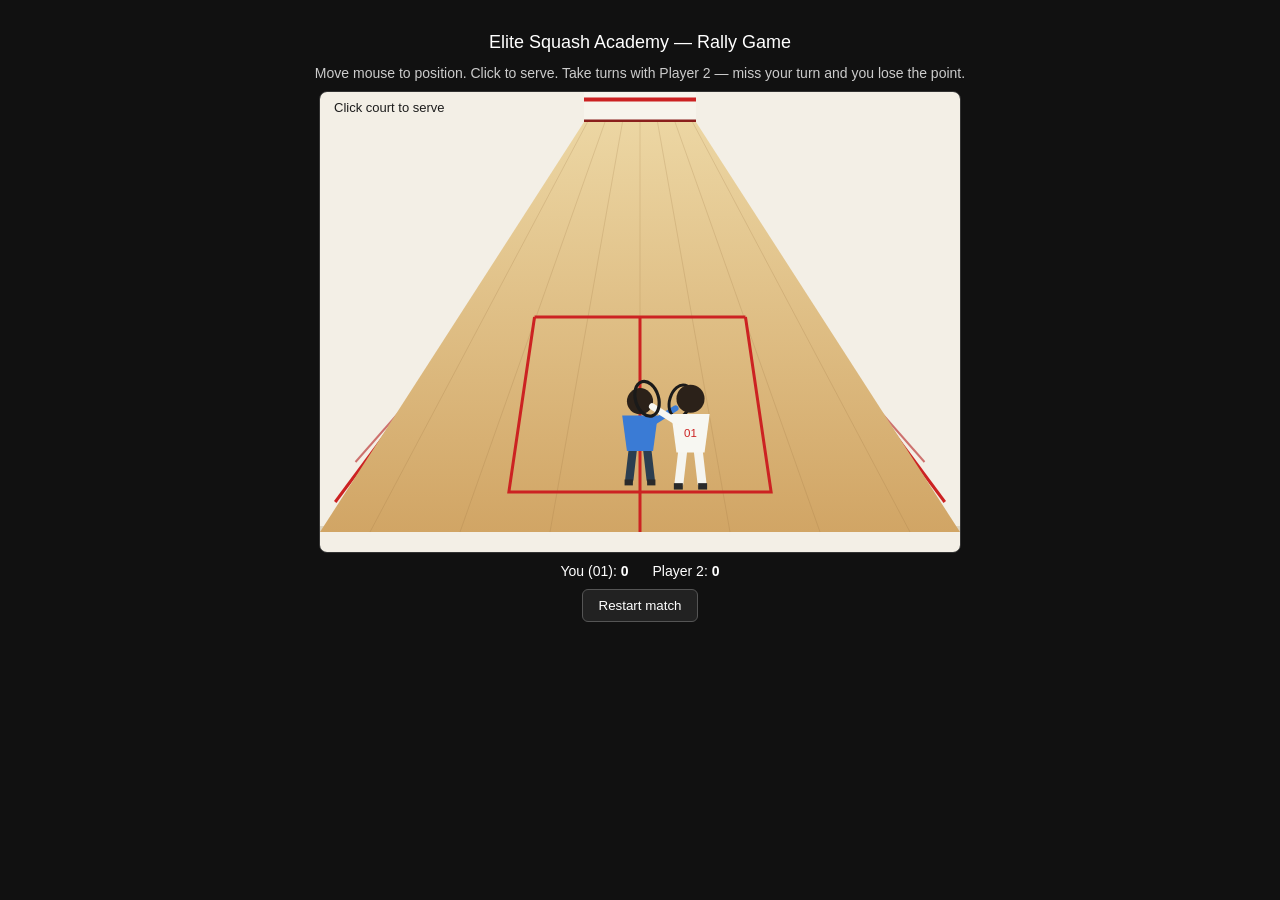
<file: elite-squash-game.html>
<!DOCTYPE html>
<html lang="en">
<head>
<meta charset="UTF-8">
<title>Elite Squash Academy — Rally Game</title>
<style>
  body{background:#111;display:flex;flex-direction:column;align-items:center;font-family:sans-serif;padding:20px;margin:0;}
  h1{color:#fff;font-size:18px;font-weight:500;}
  p{color:#ccc;font-size:14px;margin:0 0 10px;}
  canvas{border-radius:8px;border:1px solid #333;touch-action:none;cursor:none;}
  #hud{display:flex;gap:24px;margin-top:10px;color:#fff;font-size:14px;}
  button{margin-top:10px;padding:8px 16px;border-radius:6px;border:1px solid #555;background:#222;color:#fff;cursor:pointer;}
  button:hover{background:#333;}
</style>
</head>
<body>
<h1>Elite Squash Academy — Rally Game</h1>
<p>Move mouse to position. Click to serve. Take turns with Player 2 — miss your turn and you lose the point.</p>
<canvas id="cv" width="640" height="460"></canvas>
<div id="hud">
  <span>You (01): <b id="pscore">0</b></span>
  <span>Player 2: <b id="ascore">0</b></span>
</div>
<button id="restart">Restart match</button>
<script>
const cv=document.getElementById('cv'),ctx=cv.getContext('2d');
const W=640,H=460;
const FRONT_Y=30, BACK_Y=440, VANISH_X=320;
const WALL_LIMIT=150;
const WALL_ENERGY=0.85;
function persp(y){ return 0.35 + 0.65*((y-FRONT_Y)/(BACK_Y-FRONT_Y)); }
function xAt(worldX,y){ return VANISH_X + worldX*persp(y); }

const SHARE_Y=340;
let pscore=0,ascore=0,gameOver=false;
let player={wx:60}, ai={wx:0,targetWx:0};
let ball, serving=true, servingWho='player', turn='player';
let flash=0;

function newRally(server){
  servingWho=server;
  turn=server;
  serving=true;
  ball={wx:(server==='player'?player.wx:ai.wx),y:SHARE_Y,vx:0,dir:1};
}
newRally('player');

function drawBG(){ ctx.fillStyle='#f3efe6';ctx.fillRect(0,0,W,H); }

function drawCourt(){
  ctx.fillStyle='#dcd5c4';
  ctx.fillRect(xAt(-320,BACK_Y),BACK_Y-6,xAt(320,BACK_Y)-xAt(-320,BACK_Y),6);
  ctx.fillStyle='#e6e1d3';
  ctx.beginPath();ctx.moveTo(xAt(-160,FRONT_Y),FRONT_Y);ctx.lineTo(xAt(-320,BACK_Y),BACK_Y);ctx.lineTo(0,BACK_Y);ctx.lineTo(xAt(-160,FRONT_Y),FRONT_Y);ctx.closePath();ctx.fill();
  ctx.beginPath();ctx.moveTo(xAt(160,FRONT_Y),FRONT_Y);ctx.lineTo(xAt(320,BACK_Y),BACK_Y);ctx.lineTo(W,BACK_Y);ctx.lineTo(xAt(160,FRONT_Y),FRONT_Y);ctx.closePath();ctx.fill();
  ctx.strokeStyle='#c22';ctx.lineWidth=3;
  ctx.beginPath();ctx.moveTo(xAt(-160,FRONT_Y),FRONT_Y+45);ctx.lineTo(xAt(-320,BACK_Y-30),BACK_Y-30);ctx.stroke();
  ctx.beginPath();ctx.moveTo(xAt(160,FRONT_Y),FRONT_Y+45);ctx.lineTo(xAt(320,BACK_Y-30),BACK_Y-30);ctx.stroke();
  ctx.strokeStyle='rgba(180,30,30,0.6)';ctx.lineWidth=2;
  ctx.beginPath();ctx.moveTo(xAt(-160,FRONT_Y),FRONT_Y+80);ctx.lineTo(xAt(-320,BACK_Y-70),BACK_Y-70);ctx.stroke();
  ctx.beginPath();ctx.moveTo(xAt(160,FRONT_Y),FRONT_Y+80);ctx.lineTo(xAt(320,BACK_Y-70),BACK_Y-70);ctx.stroke();
  ctx.fillStyle=flash>0?'#fff8e0':'#f7f4ec';
  ctx.fillRect(xAt(-160,FRONT_Y),0,xAt(160,FRONT_Y)-xAt(-160,FRONT_Y),FRONT_Y);
  ctx.strokeStyle='#c22';ctx.lineWidth=4;
  ctx.beginPath();ctx.moveTo(xAt(-160,FRONT_Y),FRONT_Y*0.25);ctx.lineTo(xAt(160,FRONT_Y),FRONT_Y*0.25);ctx.stroke();
  ctx.strokeStyle='#8a1f1c';ctx.lineWidth=5;
  ctx.beginPath();ctx.moveTo(xAt(-160,FRONT_Y),FRONT_Y);ctx.lineTo(xAt(160,FRONT_Y),FRONT_Y);ctx.stroke();
  ctx.fillStyle='#1c1c1c';ctx.font='bold 9px sans-serif';ctx.textAlign='center';
  ctx.fillText('ELITE SQUASH ACADEMY',W/2,BACK_Y-9);
  let fg=ctx.createLinearGradient(0,FRONT_Y,0,BACK_Y);
  fg.addColorStop(0,'#ecd6a3');fg.addColorStop(1,'#d1a565');
  ctx.fillStyle=fg;
  ctx.beginPath();ctx.moveTo(xAt(-160,FRONT_Y),FRONT_Y);ctx.lineTo(xAt(160,FRONT_Y),FRONT_Y);ctx.lineTo(xAt(320,BACK_Y),BACK_Y);ctx.lineTo(xAt(-320,BACK_Y),BACK_Y);ctx.closePath();ctx.fill();
  ctx.strokeStyle='rgba(150,110,60,0.2)';ctx.lineWidth=1;
  for(let i=-3;i<=3;i++){ctx.beginPath();ctx.moveTo(xAt(i*50,FRONT_Y),FRONT_Y);ctx.lineTo(xAt(i*90,BACK_Y),BACK_Y);ctx.stroke();}
  const shortY=(FRONT_Y+BACK_Y)/2 - 10;
  ctx.strokeStyle='#c22';ctx.lineWidth=3;
  ctx.beginPath();ctx.moveTo(xAt(-160,shortY),shortY);ctx.lineTo(xAt(160,shortY),shortY);ctx.stroke();
  ctx.beginPath();ctx.moveTo(xAt(0,shortY),shortY);ctx.lineTo(xAt(0,BACK_Y),BACK_Y);ctx.stroke();
  const boxY=BACK_Y-40;
  ctx.beginPath();ctx.moveTo(xAt(-160,shortY),shortY);ctx.lineTo(xAt(-140,boxY),boxY);ctx.lineTo(xAt(0,boxY),boxY);ctx.stroke();
  ctx.beginPath();ctx.moveTo(xAt(160,shortY),shortY);ctx.lineTo(xAt(140,boxY),boxY);ctx.lineTo(xAt(0,boxY),boxY);ctx.stroke();
}

function drawPlayer(sx,sy,scale,facingRight,white,active){
  ctx.save();ctx.translate(sx,sy);ctx.scale(scale,scale);
  if(active){ ctx.beginPath();ctx.arc(0,10,20,0,Math.PI*2);ctx.strokeStyle='rgba(200,30,30,0.5)';ctx.lineWidth=2;ctx.stroke(); }
  ctx.strokeStyle=white?'#f5f5f0':'#2c3e50';ctx.lineWidth=7;ctx.lineCap='round';
  ctx.beginPath();ctx.moveTo(-6,14);ctx.lineTo(-9,40);ctx.moveTo(6,14);ctx.lineTo(9,40);ctx.stroke();
  ctx.fillStyle='#2a2a2a';ctx.fillRect(-13,40,7,5);ctx.fillRect(6,40,7,5);
  ctx.fillStyle=white?'#f7f7f2':'#3a7bd5';
  ctx.beginPath();ctx.moveTo(-15,-14);ctx.lineTo(15,-14);ctx.lineTo(11,16);ctx.lineTo(-11,16);ctx.closePath();ctx.fill();
  if(white){ctx.fillStyle='#c22';ctx.font='9px sans-serif';ctx.textAlign='center';ctx.fillText('01',0,4);}
  ctx.fillStyle='#2b2119';
  ctx.beginPath();ctx.arc(0,-26,11,0,Math.PI*2);ctx.fill();
  const dir=facingRight?1:-1;
  ctx.strokeStyle=white?'#f7f7f2':'#3a7bd5';ctx.lineWidth=5;
  ctx.beginPath();ctx.moveTo(11*dir,-8);ctx.lineTo(30*dir,-20);ctx.stroke();
  ctx.strokeStyle='#1a1a1a';ctx.lineWidth=2.5;
  ctx.beginPath();ctx.ellipse(34*dir,-26,9,14,0.3*dir,0,Math.PI*2);ctx.stroke();
  ctx.restore();
}

function drawBall(bx,by,scale){
  ctx.beginPath();ctx.arc(bx,by,7*scale,0,Math.PI*2);
  ctx.fillStyle='#111';ctx.fill();
  ctx.fillStyle='#f4d03f';
  ctx.beginPath();ctx.arc(bx-2*scale,by-1.6*scale,1.4*scale,0,Math.PI*2);ctx.fill();
  ctx.beginPath();ctx.arc(bx+2*scale,by+1.6*scale,1.4*scale,0,Math.PI*2);ctx.fill();
}

function drawHUD(){
  ctx.fillStyle='#1c1c1c';ctx.font='13px sans-serif';ctx.textAlign='left';
  if(serving){
    const msg = servingWho==='player' ? 'Click court to serve' : 'Player 2 serves';
    ctx.fillText(msg,14,20);
  } else {
    const msg = turn==='player' ? 'Your shot' : 'Player 2 shot';
    ctx.fillText(msg,14,20);
  }
}

function pointWon(who){
  if(who==='player'){pscore++;document.getElementById('pscore').textContent=pscore;}
  else{ascore++;document.getElementById('ascore').textContent=ascore;}
  if(pscore>=5||ascore>=5){gameOver=true;return;}
  newRally(who);
}

function loop(){
  ctx.clearRect(0,0,W,H);
  drawBG();
  if(flash>0)flash--;
  drawCourt();
  drawHUD();

  if(gameOver){
    ctx.fillStyle='rgba(0,0,0,0.55)';ctx.fillRect(0,0,W,H);
    ctx.fillStyle='#fff';ctx.font='22px sans-serif';ctx.textAlign='center';
    ctx.fillText(pscore>ascore?'You win the match!':'Player 2 wins the match',W/2,H/2);
    ctx.font='14px sans-serif';
    ctx.fillText('Click Restart match to play again',W/2,H/2+28);
    requestAnimationFrame(loop);
    return;
  }

  if(!serving){
    ball.y -= ball.dir*3.8;
    ball.wx += ball.vx;
    if(ball.wx<=-WALL_LIMIT){ ball.wx=-WALL_LIMIT; ball.vx=Math.abs(ball.vx)*WALL_ENERGY; flash=4; }
    if(ball.wx>=WALL_LIMIT){ ball.wx=WALL_LIMIT; ball.vx=-Math.abs(ball.vx)*WALL_ENERGY; flash=4; }

    if(ball.dir===1 && ball.y<=FRONT_Y+5){
      ball.y=FRONT_Y+5; ball.dir=-1; ball.vx*=WALL_ENERGY; flash=6;
    }

    if(turn==='ai'){
      ai.targetWx=ball.wx;
      ai.wx += (ai.targetWx-ai.wx)*0.13;
    } else {
      ai.targetWx=0; ai.wx += (ai.targetWx-ai.wx)*0.04;
    }

    if(ball.dir===-1 && ball.y>=SHARE_Y-20 && ball.y<SHARE_Y+5){
      if(turn==='ai' && Math.abs(ai.wx-ball.wx)<45){
        ball.dir=1; ball.vx += (Math.random()-0.5)*1.3; ball.y=SHARE_Y-25;
        turn='player';
      } else if(turn==='player' && Math.abs(player.wx-ball.wx)<45){
        ball.dir=1; ball.vx += (Math.random()-0.5)*1.6; ball.y=SHARE_Y-25;
        turn='ai';
      } else if(ball.y>=SHARE_Y-2){
        pointWon(turn==='ai'?'player':'ai');
      }
    }
  } else {
    ball.wx = servingWho==='player'?player.wx:ai.wx;
    ball.y = SHARE_Y;
  }

  const s=persp(ball.y);
  drawPlayer(xAt(ai.wx,SHARE_Y),SHARE_Y,0.85+0.4*persp(SHARE_Y),true,false,turn==='ai'&&!serving);
  drawBall(xAt(ball.wx,ball.y),ball.y,s);
  drawPlayer(xAt(player.wx,SHARE_Y),SHARE_Y,0.9+0.45*persp(SHARE_Y),false,true,turn==='player'&&!serving);

  requestAnimationFrame(loop);
}
loop();

function updatePlayer(clientX){
  const rect=cv.getBoundingClientRect();
  const scaleX=W/rect.width;
  const mx=(clientX-rect.left)*scaleX;
  const s=persp(SHARE_Y);
  player.wx=Math.max(-150,Math.min(150,(mx-VANISH_X)/s));
}
cv.addEventListener('mousemove',e=>updatePlayer(e.clientX));
cv.addEventListener('touchmove',e=>{e.preventDefault();updatePlayer(e.touches[0].clientX);},{passive:false});
cv.addEventListener('click',()=>{
  if(gameOver)return;
  if(serving && servingWho==='player'){ serving=false; ball.vx=(Math.random()-0.5)*3.5; ball.dir=1; turn='ai'; }
});
document.getElementById('restart').onclick=()=>{
  pscore=0;ascore=0;gameOver=false;
  document.getElementById('pscore').textContent=0;
  document.getElementById('ascore').textContent=0;
  newRally('player');
};

setInterval(()=>{
  if(serving && servingWho==='ai' && !gameOver){
    serving=false; ball.vx=(Math.random()-0.5)*3.5; ball.dir=1; turn='player';
  }
},900);
</script>
</body>
</html>
</file>
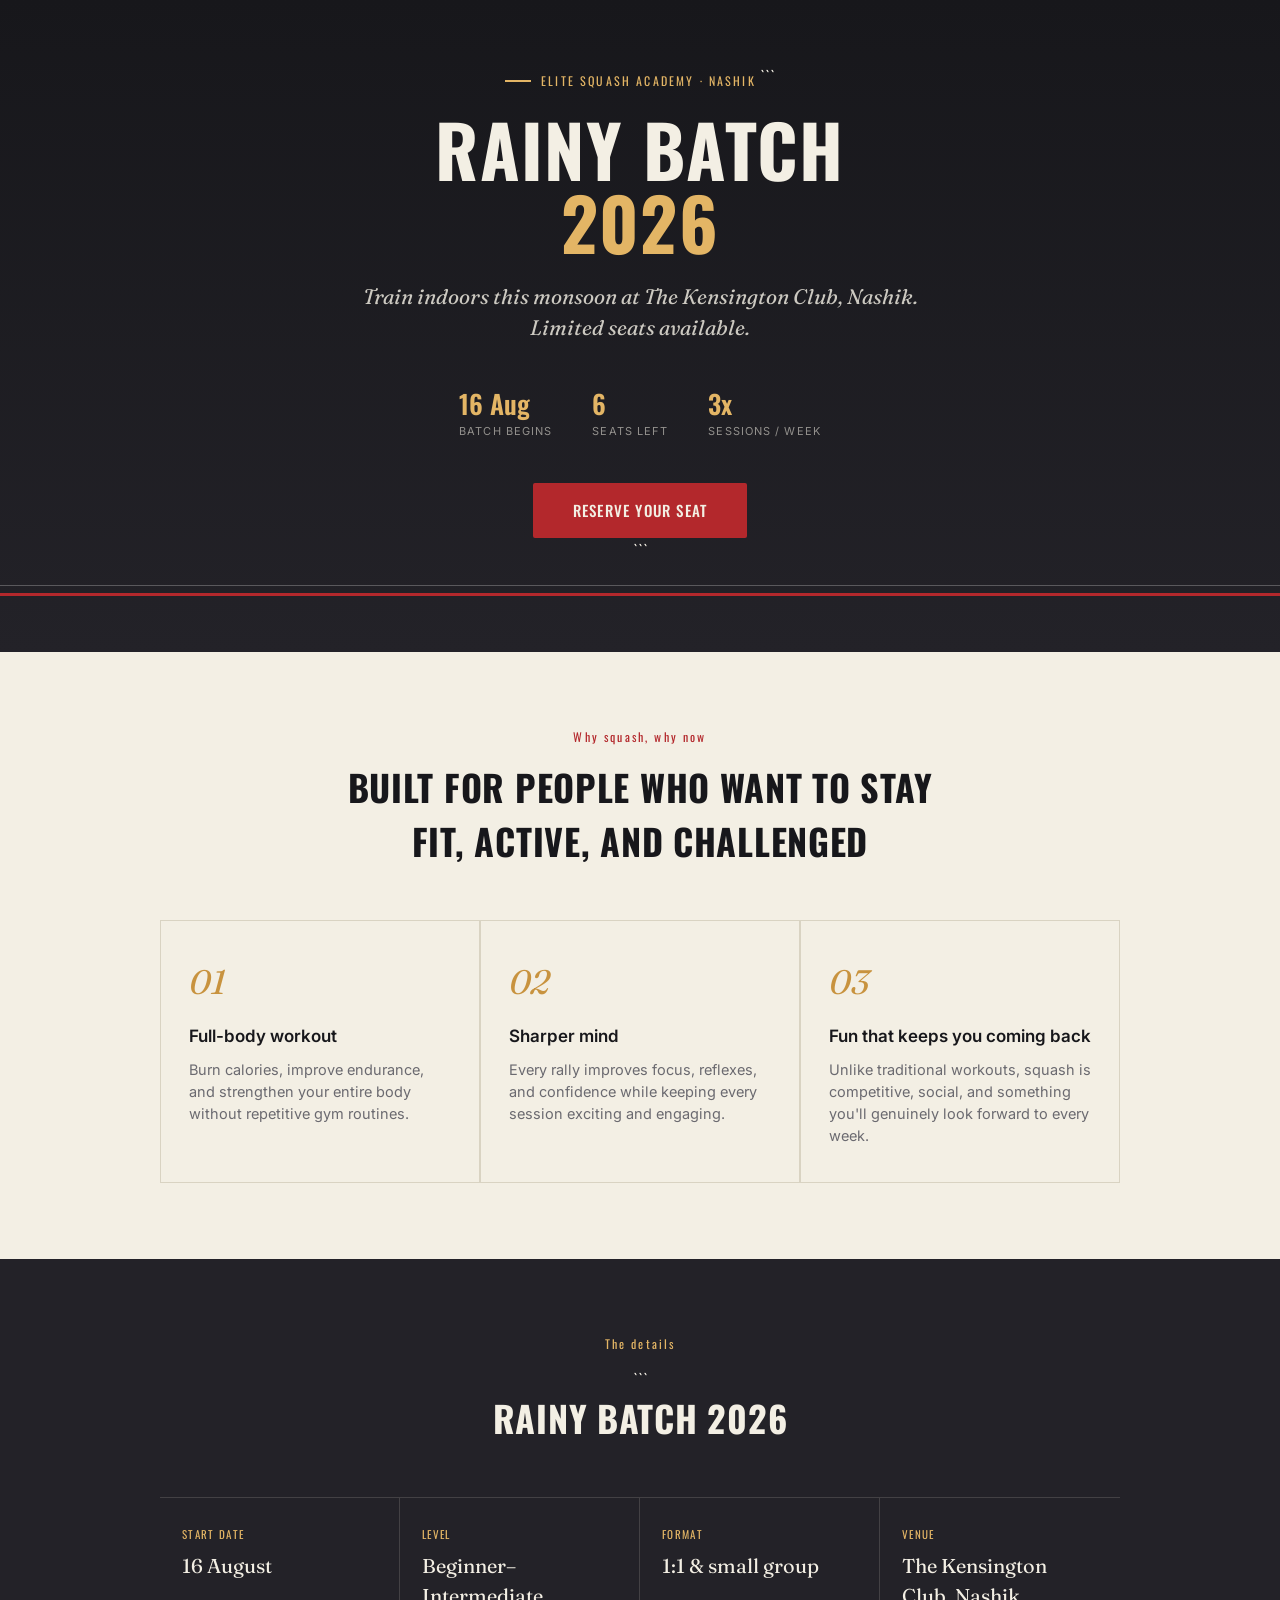
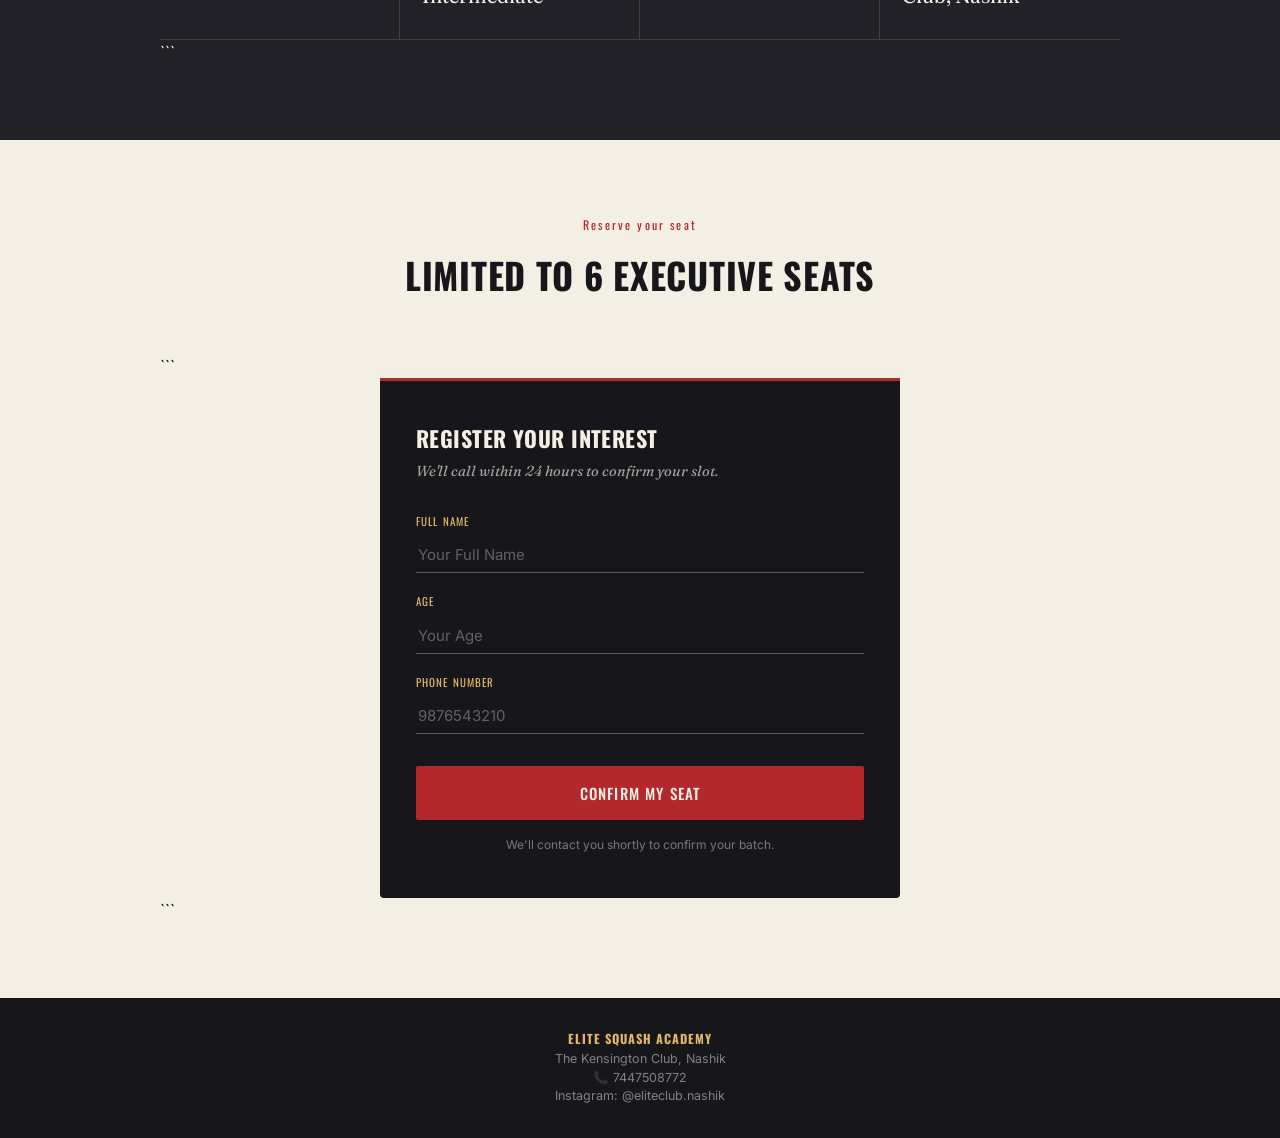
<file: registration.html>
<!DOCTYPE html>

<html lang="en">
<head>
<meta charset="UTF-8">
<meta name="viewport" content="width=device-width, initial-scale=1.0">
<title>Elite Squash Academy — Rainy Batch 2026</title>
<link rel="preconnect" href="https://fonts.googleapis.com">
<link href="https://fonts.googleapis.com/css2?family=Oswald:wght@400;500;600;700&family=Fraunces:ital,opsz,wght@0,9..144,400;0,9..144,500;1,9..144,400&family=Inter:wght@400;500;600&display=swap" rel="stylesheet">
<style>
  :root{
    --ink:#17171b;
    --charcoal:#232228;
    --wood:#c8933f;
    --wood-light:#e3b565;
    --tin:#b3282c;
    --wall:#f3efe4;
    --wall-dim:#d9d3c2;
    --graphite:#6b6a70;
  }
  *{box-sizing:border-box;margin:0;padding:0;}
  html{scroll-behavior:smooth;}
  body{background:var(--wall);color:var(--ink);font-family:'Inter',sans-serif;line-height:1.5;}
  h1,h2,h3{font-family:'Oswald',sans-serif;text-transform:uppercase;letter-spacing:0.02em;}
  .serif{font-family:'Fraunces',serif;text-transform:none;letter-spacing:0;}
  a{color:inherit;}

/* ---- Hero ---- */
.hero{
background:linear-gradient(180deg,var(--ink) 0%, var(--charcoal) 100%);
color:var(--wall);
padding:64px 24px 90px;
position:relative;
overflow:hidden;
}
.hero::after{
content:'';
position:absolute;
left:0;right:0;bottom:56px;
height:3px;
background:var(--tin);
}
.hero::before{
content:'';
position:absolute;
left:0;right:0;bottom:66px;
height:1px;
background:rgba(255,255,255,0.25);
}
.eyebrow{
display:inline-flex;align-items:center;gap:10px;
font-family:'Oswald',sans-serif;font-size:12px;letter-spacing:0.18em;
color:var(--wood-light);margin-bottom:22px;
}
.eyebrow::before{content:'';width:26px;height:2px;background:var(--wood-light);display:inline-block;}
.hero-inner{max-width:760px;margin:0 auto;text-align:center;}
.hero h1{
font-size:clamp(38px,7vw,72px);
font-weight:700;
line-height:1.02;
margin-bottom:22px;
}
.hero h1 span{color:var(--wood-light);}
.hero p.lede{
font-family:'Fraunces',serif;font-size:clamp(17px,2vw,21px);
color:rgba(243,239,228,0.82);max-width:560px;margin:0 auto 40px;
font-style:italic;
}
.hero-meta{
display:flex;justify-content:center;gap:40px;flex-wrap:wrap;margin-bottom:8px;
}
.hero-meta div{text-align:left;}
.hero-meta .num{font-family:'Oswald',sans-serif;font-size:26px;font-weight:600;color:var(--wood-light);}
.hero-meta .label{font-size:11px;letter-spacing:0.1em;text-transform:uppercase;color:rgba(243,239,228,0.55);}
.cta-row{margin-top:44px;}
.btn-primary{
display:inline-block;background:var(--tin);color:var(--wall);
font-family:'Oswald',sans-serif;font-size:15px;letter-spacing:0.08em;text-transform:uppercase;
padding:16px 40px;border-radius:2px;text-decoration:none;font-weight:500;
transition:background 0.2s ease, transform 0.2s ease;
border:none;cursor:pointer;
}
.btn-primary:hover
.btn-primary:focus-visible{outline:2px solid var(--wood-light);outline-offset:3px;}

/* ---- Why section ---- */
section{padding:76px 24px;}
.section-inner{max-width:960px;margin:0 auto;}
.why{background:var(--wall);}
.section-head{max-width:600px;margin:0 auto 52px;text-align:center;}
.section-head .kicker{font-family:'Oswald',sans-serif;font-size:12px;letter-spacing:0.18em;color:var(--tin);margin-bottom:14px;}
.section-head h2{font-size:clamp(26px,4vw,36px);color:var(--ink);}
.why-grid{display:grid;grid-template-columns:repeat(3,1fr);gap:2px;background:var(--wall-dim);border:1px solid var(--wall-dim);}
.why-card{background:var(--wall);padding:36px 28px;}
.why-card .mark{font-family:'Fraunces',serif;font-style:italic;font-size:34px;color:var(--wood);margin-bottom:16px;display:block;}
.why-card h3{font-family:'Inter',sans-serif;text-transform:none;letter-spacing:0;font-size:17px;font-weight:600;margin-bottom:10px;color:var(--ink);}
.why-card p{font-size:14.5px;color:var(--graphite);}

/* ---- Batch details / court line ---- */
.batch{background:var(--charcoal);color:var(--wall);}
.batch .section-head h2{color:var(--wall);}
.batch .section-head .kicker{color:var(--wood-light);}
.batch-grid{display:flex;flex-wrap:wrap;gap:0;border-top:1px solid rgba(243,239,228,0.15);}
.batch-item{flex:1 1 200px;padding:28px 22px;border-bottom:1px solid rgba(243,239,228,0.15);border-right:1px solid rgba(243,239,228,0.15);}
.batch-item:last-child{border-right:none;}
.batch-item .label{font-family:'Oswald',sans-serif;font-size:11px;letter-spacing:0.12em;color:var(--wood-light);text-transform:uppercase;margin-bottom:8px;}
.batch-item .val{font-family:'Fraunces',serif;font-size:20px;}

/* ---- Registration ---- */
.register{background:var(--wall);}
.form-wrap{
max-width:520px;margin:0 auto;background:var(--ink);color:var(--wall);
border-radius:4px;padding:44px 36px;position:relative;
}
.form-wrap::before{content:'';position:absolute;top:0;left:0;right:0;height:3px;background:var(--tin);}
.form-wrap h3{font-size:22px;margin-bottom:6px;color:var(--wall);}
.form-wrap .sub{font-family:'Fraunces',serif;font-style:italic;color:rgba(243,239,228,0.65);margin-bottom:30px;font-size:14.5px;}
label{display:block;font-family:'Oswald',sans-serif;font-size:11px;letter-spacing:0.1em;text-transform:uppercase;color:var(--wood-light);margin-bottom:8px;margin-top:20px;}
label:first-of-type{margin-top:0;}
input,select{
width:100%;background:transparent;border:none;border-bottom:1px solid rgba(243,239,228,0.3);
color:var(--wall);font-family:'Inter',sans-serif;font-size:15px;padding:8px 2px;
}
input::placeholder{color:rgba(243,239,228,0.35);}
input:focus,select:focus{outline:none;border-bottom-color:var(--wood-light);}
select option{background:var(--ink);color:var(--wall);}
.form-wrap button{width:100%;margin-top:32px;}
.fine{font-size:12px;color:rgba(243,239,228,0.45);margin-top:16px;text-align:center;}

footer{background:var(--ink);color:rgba(243,239,228,0.5);text-align:center;padding:32px 24px;font-size:12.5px;}
footer strong{color:var(--wood-light);font-family:'Oswald',sans-serif;letter-spacing:0.08em;}

@media(max-width:720px){
.why-grid{grid-template-columns:1fr;}
.batch-item{border-right:none;}
}
@media (prefers-reduced-motion: reduce){
html{scroll-behavior:auto;}
.btn-primary{transition:none;}
} </style>

</head>
<body>

<section class="hero">
  <div class="hero-inner">
    <div class="eyebrow">ELITE SQUASH ACADEMY · NASHIK</div>

```
<h1>Rainy Batch<br><span>2026</span></h1>

<p class="lede">
  Train indoors this monsoon at The Kensington Club, Nashik.
  Limited seats available.
</p>

<div class="hero-meta">
  <div><div class="num">16 Aug</div><div class="label">Batch begins</div></div>
  <div><div class="num">6</div><div class="label">Seats left</div></div>
  <div><div class="num">3x</div><div class="label">Sessions / week</div></div>
</div>

<div class="cta-row">
  <a href="#register" class="btn-primary">Reserve your seat</a>
</div>
```

  </div>
</section>

<section class="why">
  <div class="section-inner">
    <div class="section-head">
      <div class="kicker">Why squash, why now</div>
      <h2>Built for people who want to stay fit, active, and challenged</h2>
    </div>

    <div class="why-grid">

      <div class="why-card">
        <span class="mark">01</span>
        <h3>Full-body workout</h3>
        <p>
          Burn calories, improve endurance, and strengthen your entire body
          without repetitive gym routines.
        </p>
      </div>

      <div class="why-card">
        <span class="mark">02</span>
        <h3>Sharper mind</h3>
        <p>
          Every rally improves focus, reflexes, and confidence while keeping
          every session exciting and engaging.
        </p>
      </div>

      <div class="why-card">
        <span class="mark">03</span>
        <h3>Fun that keeps you coming back</h3>
        <p>
          Unlike traditional workouts, squash is competitive, social, and
          something you'll genuinely look forward to every week.
        </p>
      </div>

    </div>
  </div>
</section>

<section class="batch">
  <div class="section-inner">
    <div class="section-head">
      <div class="kicker">The details</div>

```
  <h2>Rainy Batch 2026</h2>
</div>

<div class="batch-grid">
  <div class="batch-item">
    <div class="label">Start date</div>
    <div class="val">16 August</div>
  </div>

  <div class="batch-item">
    <div class="label">Level</div>
    <div class="val">Beginner–Intermediate</div>
  </div>

  <div class="batch-item">
    <div class="label">Format</div>
    <div class="val">1:1 &amp; small group</div>
  </div>

  <div class="batch-item">
    <div class="label">Venue</div>

    <div class="val">The Kensington Club, Nashik</div>
  </div>
</div>
```

  </div>
</section>

<section class="register" id="register">
  <div class="section-inner">
    <div class="section-head">
      <div class="kicker">Reserve your seat</div>
      <h2>Limited to 6 executive seats</h2>
    </div>

```
<div class="form-wrap">
  <h3>Register your interest</h3>

  <p class="sub">
    We'll call within 24 hours to confirm your slot.
  </p>

  <form action="https://formspree.io/f/xzdnljpa" method="POST">

    <label for="name">Full Name</label>

    <input
      id="name"
      name="Full Name"
      type="text"
      placeholder="Your Full Name"
      required>

    <label for="age">Age</label>

    <input
      id="age"
      name="Age"
      type="number"
      placeholder="Your Age"
      min="4"
      max="80"
      required>

    <label for="phone">Phone Number</label>

    <input
      id="phone"
      name="Phone Number"
      type="tel"
      placeholder="9876543210"
      pattern="[0-9]{10}"
      maxlength="10"
      required>

    <!-- Subject shown in Formspree -->
    <input
      type="hidden"
      name="_subject"
      value="New Elite Squash Registration">

    <!-- Disable captcha for smoother experience -->
    <input
      type="hidden"
      name="_captcha"
      value="false">

    <button
      type="submit"
      class="btn-primary">

      Confirm My Seat

    </button>

  </form>

  <p class="fine">
    We'll contact you shortly to confirm your batch.
  </p>
</div>
```

  </div>
</section>

<footer>
  <strong>ELITE SQUASH ACADEMY</strong><br>

The Kensington Club, Nashik<br>

📞 7447508772<br>

Instagram: @eliteclub.nashik

</footer>

</body>
</html>
</file>
